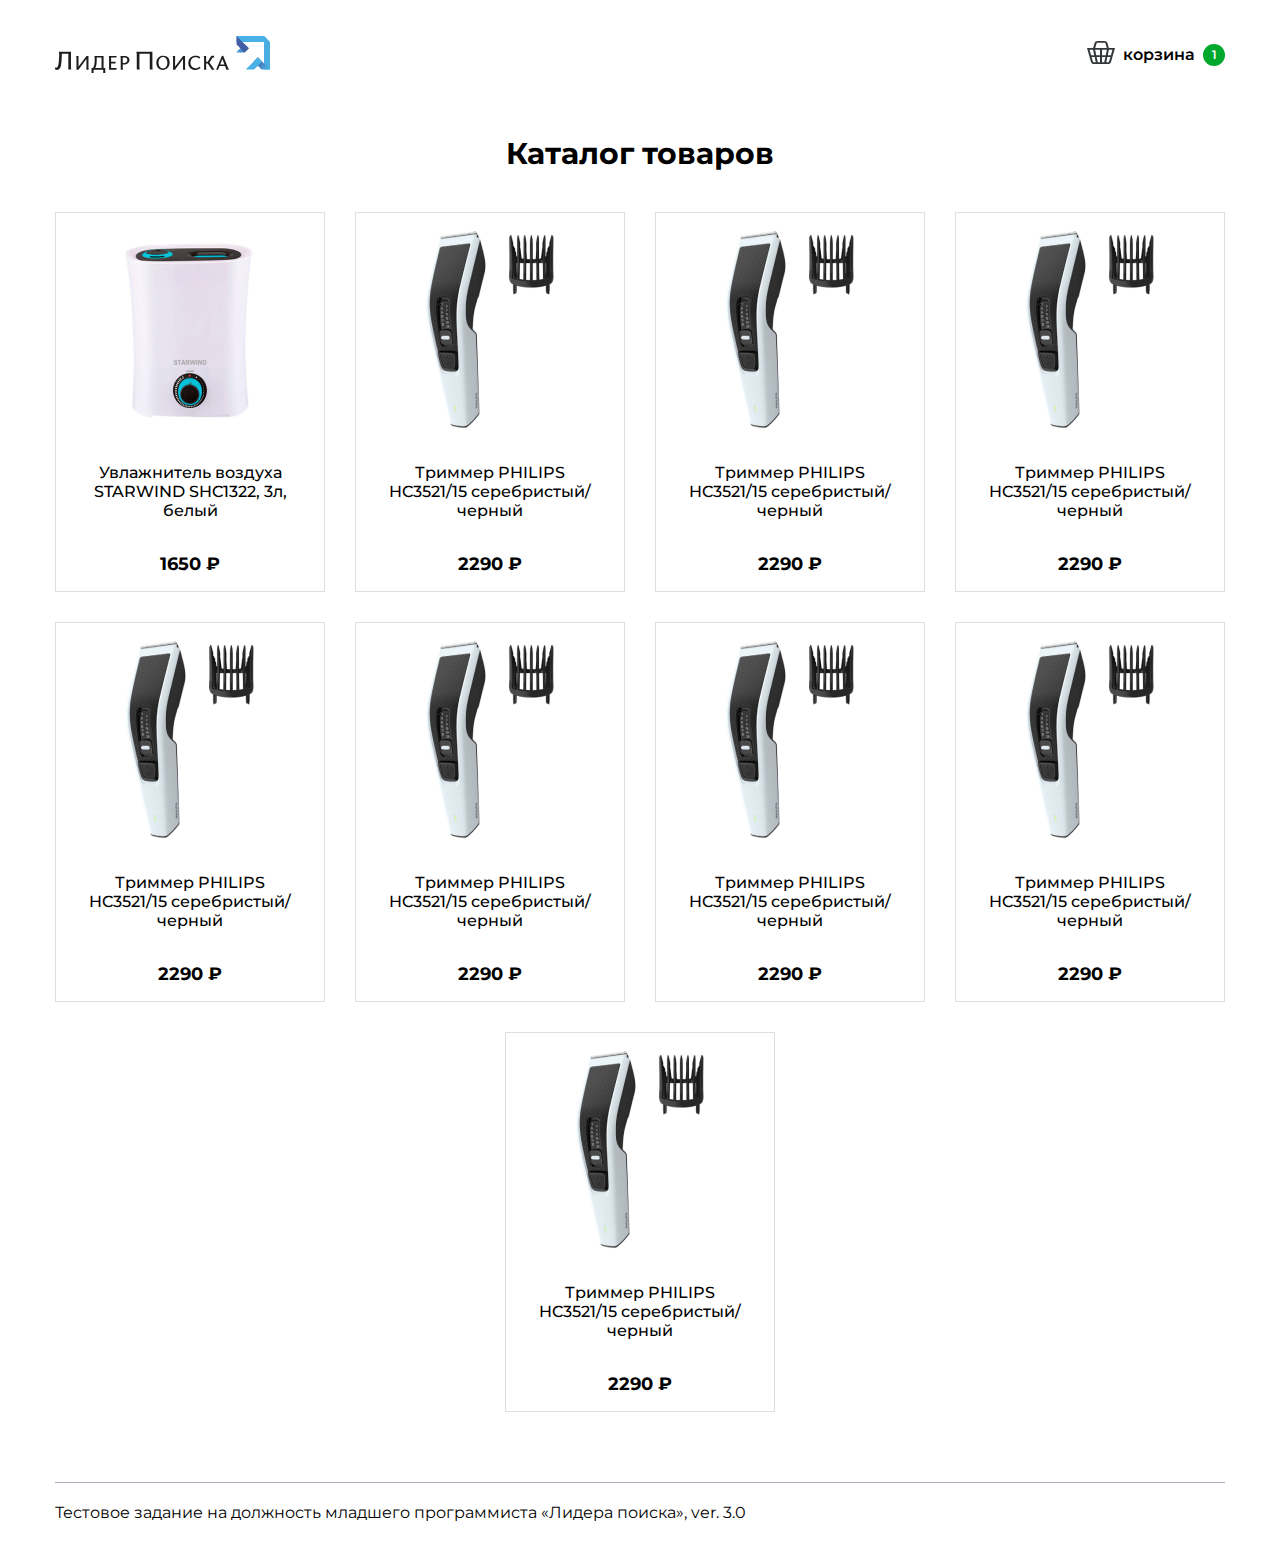
<file: index.html>
<!DOCTYPE html>
<html lang="en">
<head>
	<meta charset="UTF-8">
	<meta name="viewport" content="width=device-width, initial-scale=1.0">
	<title>Лидер Поиска - главная</title>
	<link rel="stylesheet" href="./styles/style.css">
	<link rel="shortcut icon" href="./icon.svg">
</head>
<body>
	<div class="wrapper">
		<header class="header">
			<img src="./logo.svg" alt="ЛидерПоиска" class="logo">
			<a class="cart">
				<div class="cart_icon">
					<svg width="28" height="23" viewBox="0 0 28 23" fill="none" xmlns="http://www.w3.org/2000/svg">
					<path d="M21.8699 7.07692L20.4234 2.00808C20.2588 1.43436 19.8798 0.925163 19.3465 0.561352C18.8132 0.197541 18.1562 -3.38738e-05 17.4798 4.3561e-09H10.5202C9.84385 -3.38738e-05 9.18684 0.197541 8.65353 0.561352C8.12022 0.925163 7.74118 1.43436 7.57659 2.00808L6.13006 7.07692H0L3.97543 20.9919C4.14002 21.5656 4.51906 22.0748 5.05237 22.4386C5.58568 22.8025 6.24269 23 6.91908 23H21.0809C21.7573 23 22.4143 22.8025 22.9476 22.4386C23.4809 22.0748 23.86 21.5656 24.0246 20.9919L28 7.07692H21.8699ZM12.9884 15.9231V21.2308H10.7934L9.65029 15.9231H12.9884ZM9.27601 14.1538L8.13295 8.84615H12.9884V14.1538H9.27601ZM15.0116 15.9231H18.3497L17.2066 21.2308H15.0116V15.9231ZM15.0116 14.1538V8.84615H19.8671L18.724 14.1538H15.0116ZM21.9205 8.84615H25.4104L23.8931 14.1538H20.7775L21.9205 8.84615ZM9.53902 2.44154C9.5944 2.24526 9.72499 2.0715 9.90904 1.94917C10.0931 1.82685 10.3195 1.76334 10.5506 1.76923H17.5101C17.7412 1.76334 17.9676 1.82685 18.1517 1.94917C18.3357 2.0715 18.4663 2.24526 18.5217 2.44154L19.7861 7.07692H8.21387L9.53902 2.44154ZM6.07948 8.84615L7.22254 14.1538H4.10694L2.5896 8.84615H6.07948ZM5.90751 20.5585L4.61272 15.9231H7.6474L8.78035 21.2308H6.91908C6.688 21.2367 6.46159 21.1732 6.27754 21.0508C6.09349 20.9285 5.9629 20.7547 5.90751 20.5585ZM22.0318 20.5585C21.9789 20.7459 21.8574 20.9131 21.6857 21.0345C21.514 21.1559 21.3016 21.2248 21.0809 21.2308H19.2702L20.4032 15.9231H23.4379L22.0318 20.5585Z" fill="#35383A"/>
					</svg>
				</div>
				<p class="cart_txt">корзина</p>
				<div class="cart_circe"><p class="cart_circe-number">1</p></div>
			</a>
		</header>
		<main class="main">
			<h3 class="main_heading">Каталог товаров</h3>
			<div class="goods">
				<div class="good_item">
					<img src="./images/goods/good1.png" alt="" class="good_img">
					<p class="good_desc">Увлажнитель воздуха STARWIND SHC1322, 3л, белый</p>
					<p class="good_price">1650 ₽</p>
					<button class="good_btn btn-hide">ДОБАВИТЬ В КОРЗИНУ</button>
				</div>
				<div class="good_item">
					<img src="./images/goods/good2.png" alt="" class="good_img">
					<p class="good_desc">Триммер PHILIPS HC3521/15 серебристый/черный</p>
					<p class="good_price">2290 ₽</p>
					<button class="good_btn btn-hide">ДОБАВИТЬ В КОРЗИНУ</button>
				</div>
				<div class="good_item">
					<img src="./images/goods/good2.png" alt="" class="good_img">
					<p class="good_desc">Триммер PHILIPS HC3521/15 серебристый/черный</p>
					<p class="good_price">2290 ₽</p>
					<button class="good_btn btn-hide">ДОБАВИТЬ В КОРЗИНУ</button>
				</div>
				<div class="good_item">
					<img src="./images/goods/good2.png" alt="" class="good_img">
					<p class="good_desc">Триммер PHILIPS HC3521/15 серебристый/черный</p>
					<p class="good_price">2290 ₽</p>
					<button class="good_btn btn-hide">ДОБАВИТЬ В КОРЗИНУ</button>
				</div>
				<div class="good_item">
					<img src="./images/goods/good2.png" alt="" class="good_img">
					<p class="good_desc">Триммер PHILIPS HC3521/15 серебристый/черный</p>
					<p class="good_price">2290 ₽</p>
					<button class="good_btn btn-hide">ДОБАВИТЬ В КОРЗИНУ</button>
				</div>
				<div class="good_item">
					<img src="./images/goods/good2.png" alt="" class="good_img">
					<p class="good_desc">Триммер PHILIPS HC3521/15 серебристый/черный</p>
					<p class="good_price">2290 ₽</p>
					<button class="good_btn btn-hide">ДОБАВИТЬ В КОРЗИНУ</button>
				</div>
				<div class="good_item">
					<img src="./images/goods/good2.png" alt="" class="good_img">
					<p class="good_desc">Триммер PHILIPS HC3521/15 серебристый/черный</p>
					<p class="good_price">2290 ₽</p>
					<button class="good_btn btn-hide">ДОБАВИТЬ В КОРЗИНУ</button>
				</div>
				<div class="good_item">
					<img src="./images/goods/good2.png" alt="" class="good_img">
					<p class="good_desc">Триммер PHILIPS HC3521/15 серебристый/черный</p>
					<p class="good_price">2290 ₽</p>
					<button class="good_btn btn-hide">ДОБАВИТЬ В КОРЗИНУ</button>
				</div>
				<div class="good_item">
					<img src="./images/goods/good2.png" alt="" class="good_img">
					<p class="good_desc">Триммер PHILIPS HC3521/15 серебристый/черный</p>
					<p class="good_price">2290 ₽</p>
					<button class="good_btn btn-hide">ДОБАВИТЬ В КОРЗИНУ</button>
				</div>
			</div>
		</main>
		<footer class="footer">
			<p>Тестовое задание на должность младшего программиста «Лидера поиска», ver. 3.0</p>
		</footer>
	</div>
	<script>
		document.addEventListener("DOMContentLoaded", function(e) {
			let goods = document.getElementsByClassName('good_item');
			for(let i=0;i<goods.length;i++){
				goods[i].addEventListener('mouseover', () => {
					let btnGood = goods[i].children[3].classList;
					btnGood.remove('btn-hide');
				});
				goods[i].addEventListener('mouseout', () => {
					let btnGood = goods[i].children[3].classList;
					btnGood.add('btn-hide');
				});
				
			}

			let goodBtns = document.getElementsByClassName('good_btn');
			for(let i=0;i<goodBtns.length;i++){
			    goodBtns[i].addEventListener('click', () => {
			    	if(goodBtns[i].innerText == "В КОРЗИНЕ" || goodBtns[i].classList == 'good_active'){
			    		window.location.href = 'cart.html';
			    	}else{
			    		goodBtns[i].classList.add('good_active');
			        	goodBtns[i].innerText = 'В КОРЗИНЕ';
			    	}
			    	
			    });
			}
		});
	</script>
</body>
</html>
</file>
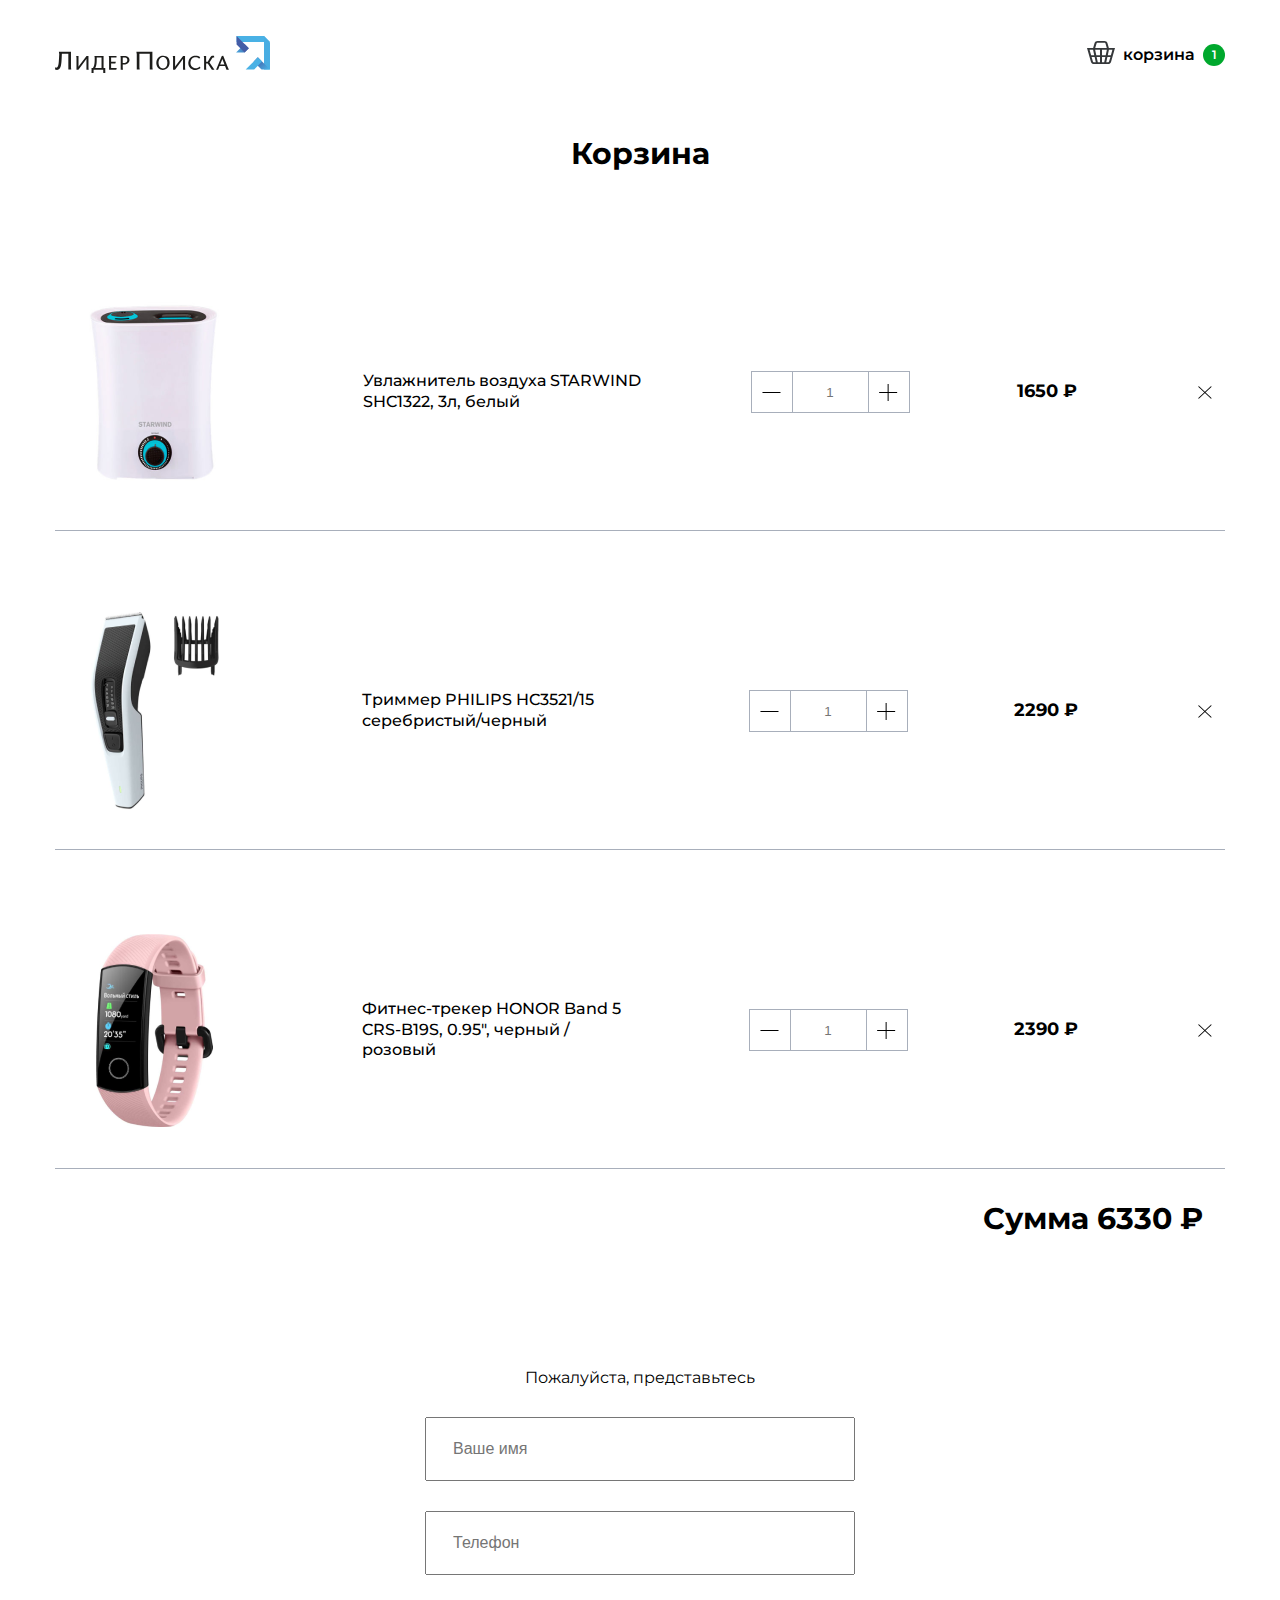
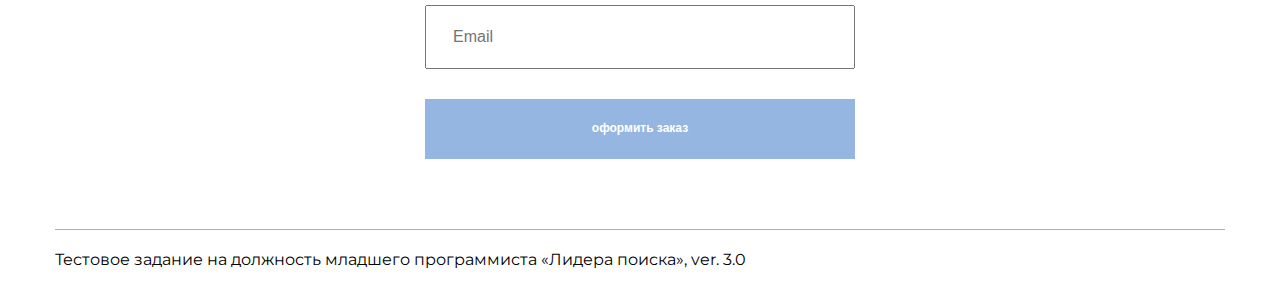
<file: cart.html>
<!DOCTYPE html>
<html lang="en">
<head>
	<meta charset="UTF-8">
	<meta name="viewport" content="width=device-width, initial-scale=1.0">
	<title>Лидер Поиска - главная</title>
	<link rel="stylesheet" href="./styles/style.css">
	<link rel="shortcut icon" href="./icon.svg">
</head>
<body>
	<div class="wrapper">
		<header class="header">
			<img src="./logo.svg" alt="ЛидерПоиска" class="logo">
			<a class="cart">
				<div class="cart_icon">
					<svg width="28" height="23" viewBox="0 0 28 23" fill="none" xmlns="http://www.w3.org/2000/svg">
					<path d="M21.8699 7.07692L20.4234 2.00808C20.2588 1.43436 19.8798 0.925163 19.3465 0.561352C18.8132 0.197541 18.1562 -3.38738e-05 17.4798 4.3561e-09H10.5202C9.84385 -3.38738e-05 9.18684 0.197541 8.65353 0.561352C8.12022 0.925163 7.74118 1.43436 7.57659 2.00808L6.13006 7.07692H0L3.97543 20.9919C4.14002 21.5656 4.51906 22.0748 5.05237 22.4386C5.58568 22.8025 6.24269 23 6.91908 23H21.0809C21.7573 23 22.4143 22.8025 22.9476 22.4386C23.4809 22.0748 23.86 21.5656 24.0246 20.9919L28 7.07692H21.8699ZM12.9884 15.9231V21.2308H10.7934L9.65029 15.9231H12.9884ZM9.27601 14.1538L8.13295 8.84615H12.9884V14.1538H9.27601ZM15.0116 15.9231H18.3497L17.2066 21.2308H15.0116V15.9231ZM15.0116 14.1538V8.84615H19.8671L18.724 14.1538H15.0116ZM21.9205 8.84615H25.4104L23.8931 14.1538H20.7775L21.9205 8.84615ZM9.53902 2.44154C9.5944 2.24526 9.72499 2.0715 9.90904 1.94917C10.0931 1.82685 10.3195 1.76334 10.5506 1.76923H17.5101C17.7412 1.76334 17.9676 1.82685 18.1517 1.94917C18.3357 2.0715 18.4663 2.24526 18.5217 2.44154L19.7861 7.07692H8.21387L9.53902 2.44154ZM6.07948 8.84615L7.22254 14.1538H4.10694L2.5896 8.84615H6.07948ZM5.90751 20.5585L4.61272 15.9231H7.6474L8.78035 21.2308H6.91908C6.688 21.2367 6.46159 21.1732 6.27754 21.0508C6.09349 20.9285 5.9629 20.7547 5.90751 20.5585ZM22.0318 20.5585C21.9789 20.7459 21.8574 20.9131 21.6857 21.0345C21.514 21.1559 21.3016 21.2248 21.0809 21.2308H19.2702L20.4032 15.9231H23.4379L22.0318 20.5585Z" fill="#35383A"/>
					</svg>
				</div>
				<p class="cart_txt">корзина</p>
				<div class="cart_circe"><p class="cart_circe-number">1</p></div>
			</a>
		</header>
		<main class="main">
			<h3 class="main_heading">Корзина</h3>
			<div class="cart_case">
				<div class="cart_item">
					<img src="./images/goods/good1.png" alt="" class="item_img">
					<p class="item_desc">Увлажнитель воздуха STARWIND SHC1322, 3л, белый</p>
					<div class="item_count">
						<button class="item_decrease">
							<svg width="19" height="1" viewBox="0 0 19 1" fill="#000" xmlns="http://www.w3.org/2000/svg">
								<line x1="0.476562" y1="0.5" x2="18.5066" y2="0.5" stroke=""/>
							</svg>
						</button>
						<input class="item_visible" placeholder="1">
						<button class="item_increase">
							<svg width="19" height="17" viewBox="0 0 19 17" fill="#000" xmlns="http://www.w3.org/2000/svg">
								<line x1="0.141602" y1="8.5" x2="18.1717" y2="8.5" stroke=""/>
								<line x1="9.12646" y1="2.18557e-08" x2="9.12646" y2="17" stroke=""/>
							</svg>
						</button>
					</div>
					<p class="item_price">1650 ₽</p>
					<div class="item_delete">
						<svg width="14" height="13" viewBox="0 0 14 13" fill="#000" xmlns="http://www.w3.org/2000/svg">
							<line y1="-0.5" x2="17.5836" y2="-0.5" transform="matrix(0.729466 0.684017 -0.729466 0.684017 0.133789 0.843262)" stroke=""/>
							<line y1="-0.5" x2="17.5839" y2="-0.5" transform="matrix(-0.729831 0.683627 -0.729831 -0.683628 12.9673 0.135986)" stroke=""/>
						</svg>
					</div>
				</div>
				<div class="cart_item">
					<img src="./images/goods/good2.png" alt="" class="item_img">
					<p class="item_desc">Триммер PHILIPS HC3521/15 серебристый/черный</p>
					<div class="item_count">
						<button class="item_decrease">
							<svg width="19" height="1" viewBox="0 0 19 1" fill="#000" xmlns="http://www.w3.org/2000/svg">
								<line x1="0.476562" y1="0.5" x2="18.5066" y2="0.5" stroke=""/>
							</svg>
						</button>
						<input class="item_visible" placeholder="1">
						<button class="item_increase">
							<svg width="19" height="17" viewBox="0 0 19 17" fill="#000" xmlns="http://www.w3.org/2000/svg">
								<line x1="0.141602" y1="8.5" x2="18.1717" y2="8.5" stroke=""/>
								<line x1="9.12646" y1="2.18557e-08" x2="9.12646" y2="17" stroke=""/>
							</svg>
						</button>
					</div>
					<p class="item_price">2290 ₽</p>
					<div class="item_delete">
						<svg width="14" height="13" viewBox="0 0 14 13" fill="#000" xmlns="http://www.w3.org/2000/svg">
							<line y1="-0.5" x2="17.5836" y2="-0.5" transform="matrix(0.729466 0.684017 -0.729466 0.684017 0.133789 0.843262)" stroke=""/>
							<line y1="-0.5" x2="17.5839" y2="-0.5" transform="matrix(-0.729831 0.683627 -0.729831 -0.683628 12.9673 0.135986)" stroke=""/>
						</svg>
					</div>
				</div>
				<div class="cart_item">
					<img src="./images/goods/good3.png" alt="" class="item_img">
					<p class="item_desc">Фитнес-трекер HONOR Band 5 CRS-B19S, 0.95", черный / розовый</p>
					<div class="item_count">
						<button class="item_decrease">
							<svg width="19" height="1" viewBox="0 0 19 1" fill="#000" xmlns="http://www.w3.org/2000/svg">
								<line x1="0.476562" y1="0.5" x2="18.5066" y2="0.5" stroke=""/>
							</svg>
						</button>
						<input class="item_visible" placeholder="1">
						<button class="item_increase">
							<svg width="19" height="17" viewBox="0 0 19 17" fill="#000" xmlns="http://www.w3.org/2000/svg">
								<line x1="0.141602" y1="8.5" x2="18.1717" y2="8.5" stroke=""/>
								<line x1="9.12646" y1="2.18557e-08" x2="9.12646" y2="17" stroke=""/>
							</svg>
						</button>
					</div>
					<p class="item_price">2390 ₽</p>
					<div class="item_delete">
						<svg width="14" height="13" viewBox="0 0 14 13" fill="#000" xmlns="http://www.w3.org/2000/svg">
							<line y1="-0.5" x2="17.5836" y2="-0.5" transform="matrix(0.729466 0.684017 -0.729466 0.684017 0.133789 0.843262)" stroke=""/>
							<line y1="-0.5" x2="17.5839" y2="-0.5" transform="matrix(-0.729831 0.683627 -0.729831 -0.683628 12.9673 0.135986)" stroke=""/>
						</svg>
					</div>
				</div>
			</div>
			<div class="cart_sum">
				Сумма 6330 ₽ 
			</div>
			<form action="" class="cart_form">
				<p>Пожалуйста, представьтесь</p>
				<input type="text" class="cart_input" placeholder="Ваше имя" required>
				<input type="tel" pattern="[+][7][0-9]*" class="cart_input" placeholder="Телефон" required>
				<input type="emal" pattern="[a-zA-Z0-9]*@[a-zA-Z0-9]*[.][a-zA-Z]*" class="cart_input" placeholder="Email" required>
				<button class="cart_submit">оформить заказ</button>
			</form>
		</main>
		<footer class="footer">
			<p>Тестовое задание на должность младшего программиста «Лидера поиска», ver. 3.0</p>
		</footer>
	</div>
	<script>
		document.addEventListener("DOMContentLoaded", function(e) {
			let counters = document.getElementsByClassName('item_count');
			for(let i=0;i<counters.length;i++){
				counters[i].addEventListener('click', (e)=>{
					if(e.target.nodeName == 'svg' || e.target.nodeName == 'line'){
						if(e.target.parentNode.className === 'item_increase'){
							counters[i].children[1].value++;
						}
						if(e.target.parentNode.className === 'item_decrease'){
							if(counters[i].children[1].value <= 1){
								counters[i].parentNode.remove();
								counters = document.getElementsByClassName('item_count');
							}else{
								counters[i].children[1].value--;
							}
							
						}
					}else{
						if(e.target.className === 'item_increase'){
							counters[i].children[1].value++;
						}
						if(e.target.className === 'item_decrease'){
							if(counters[i].children[1].value <= 1){
								counters[i].parentNode.remove();
								counters = document.getElementsByClassName('item_count');
							}else{
								counters[i].children[1].value--;
							}
						}
					}
					
				})
			}	
		});
	</script>
</body>
</html>
</file>
<file: styles/style.css>
/*
	Blue - #296DC1
	Green - #00A82D
	Black - #000000
	White - #ffffff
*/

@import url('https://fonts.googleapis.com/css2?family=Montserrat:wght@300;400;500;700&display=swap');

*{
	margin: 0;
	padding: 0;
}
html,body{
	height: 100%;
}
body{
	font-family: 'Montserrat', sans-serif;
	width: 100%;
}
.wrapper{
	display: flex;
	flex-direction: column;
	justify-content: center;
	align-items: center;
}

.header{
	display: flex;
	flex-direction: row;
	align-items: center;
	justify-content: space-between;
	margin-top: 36px;
	width: 1170px;
}
.logo{
	width: 215px;
	height: 37px;
}
.cart{
	display: flex;
	flex-direction: row;
	align-items: center;
	gap:  8px;
}
.cart:hover{
	cursor: pointer;
	color: #00A82D;
}
.cart:hover path{
	fill: #00A82D;
}
.cart_icon{

}
.cart_txt{
	font-size: 16px;
	font-weight: 600;
	line-height: 20px;
}
.cart_circe{
	width: 22px;
	height: 22px;
	background-color: #00A82D;
	border-radius: 20px;
	display: flex;
	justify-content: center;
	align-items: center;
}
.cart_circe-number{
	color: #ffffff;
	font-size: 12px;
	font-weight: 600;
	line-height: 15;
}
.cart_circe-hide{
	width: 22px;
	height: 22px;
}

.main{
	width: 1170px;
	display: flex;
	flex-direction: column;
	align-items: center;
	padding-top: 62px; 
	padding-bottom: 70px;
}
.main_heading{
	padding-bottom: 40px;
	font-size: 30px;
	font-weight: 700;
}
.goods{
	display: flex;
	flex-direction: row;
	flex-wrap: wrap;
	gap: 30px;
	justify-content: space-around;
	align-items: center;
}
.good_item{
	width: 268px;
	height: 378px;
	border: 1px solid #DEDEDE;
	display: flex;
	flex-direction: column;
	justify-content: space-around;
	align-items: center;
	text-align: center;
}
.good_img{
	width: 200px;
	height: 200px;
}
.good_desc{
	width: 230px;
	font-size: 16px;
	font-weight: 500;
}
.good_price{
	width: 230px;
	font-size: 18px;
	font-weight: 700;
}
.good_btn{
	width: 186px;
	height: 40px;
	background-color: #296DC1;
	color:  #fff;
	border: none;
	cursor: pointer;
	font-size: 12px;
}
.btn-hide{
	display: none;
}
.good_active{
	background-color: #00A82D;
}


.cart_case{
	padding-top: 40px;
	width: 100%;
	display: flex;
	justify-content: center;
	flex-direction: column;
	gap: 40px;

}
.cart_item{
	width: 100%;
	display: flex;
	flex-direction: row;
	align-items: center;
	justify-content: space-between;
	padding-top: 40px;
	padding-bottom: 38px;
	border-bottom: 1px solid #A8AFBB;
}
.item_count{
	border: 1px solid #A8AFBB;
	display: flex;
	flex-direction: row;
	justify-content: center;
	align-items: center;
	color: #000;
	font-weight: 500;
	font-size: 16px;
	line-height: 130%;
}
.item_decrease,.item_increase{
	height: 40px;
	width: 40px;
	font-size: 18px;
	display: flex;
	justify-content: center;
	align-items: center;
	background-color: #fff;
	border: none;
	cursor: pointer;
	stroke: #000;
}
.item_decrease:hover,
.item_increase:hover{
	background-color: #296DC1;
	stroke: #fff;
}
.item_visible{
	height: 40px;
	width: 75px;
	display: flex;
	text-align: center;
	border: none;
	outline: none;
	border-right: 1px solid #A8AFBB;
	border-left: 1px solid #A8AFBB;
}
.item_desc{
	width: 280px;
	font-weight: 500;
	font-size: 16px;
	line-height: 130%;
}
.item_price{
	font-weight: 700;
	font-size: 18px;
	line-height: 130%;
}
.item_delete{
	width: 40px;
	height: 40px;
	display: flex;
	justify-content: center;
	align-items: center;
	stroke: #000;
}
.item_delete:hover{
	background-color: #296DC1;
	stroke: #fff;
}
.cart_sum{
	font-weight: 700;
	font-size: 30px;
	line-height: 130%;
	color: #000000;
	width: 100%;
	text-align: right;
	padding-right: 45px;
	padding-top: 30px;
	padding-bottom: 130px;
}
.cart_form{
	display: flex;
	flex-direction: column;
	gap: 30px;
	text-align: center;
}
.cart_input{
	height: 60px;
	font-weight: 500;
	font-size: 16px;
	line-height: 130%;
	color: #535860;
	padding-left: 26px;
}
.cart_submit{
	width: 430px;
	height: 60px;
	border: none;
	display: flex;
	justify-content: center;
	align-items: center;
	background-color: rgba(41, 109, 193, 0.5);
	font-weight: 600;
	color: #fff;
	font-size: 12px;
	line-height: 15.6px;
	letter-spacing: 5%;
}


.footer{
	width: 1170px;
	border-top: 1px solid #A8AFBB;
	padding-top: 20px;
	padding-bottom: 20px;
}

@media screen and (min-width: 691px) and (max-width:  930px){
	.header,.main,.footer{
		width: 930px
	}
}
</file>
